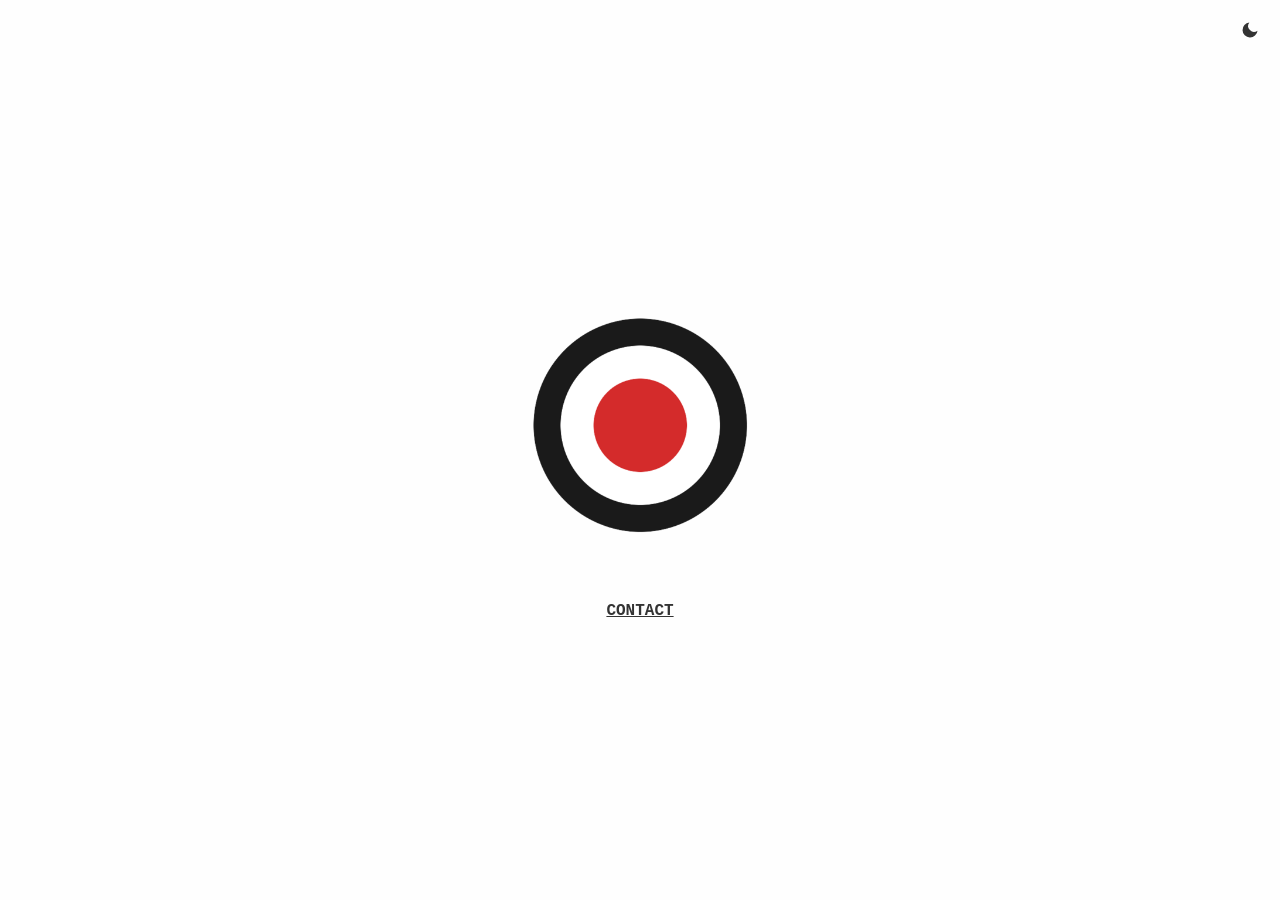
<file: index.html>
<!DOCTYPE html>
<html lang="en">
<head>
    <meta charset="UTF-8">
    <meta name="viewport" content="width=device-width, initial-scale=1.0">
    <title>Red Dot Press</title>
    <meta name="description" content="Red Dot Press, publisher of OFF-THE-RECORD by Anthony Fenech.">
    <link rel="canonical" href="https://reddotbooks.com/">
    <link rel="icon" type="image/png" href="/assets/reddot-logo.png">
    <!-- CRITICAL: Apply theme BEFORE CSS loads to prevent FOUC -->
    <script>
        (function() {
            // Theme (dark/light) — light is the default; dark only if explicitly chosen
            if (localStorage.getItem('reader_theme') === 'dark') {
                document.documentElement.setAttribute('data-theme', 'dark');
            }
        })();
    </script>
    <link rel="stylesheet" href="/css/otr-page.css?v=1">
    <style>
        * { margin: 0; padding: 0; box-sizing: border-box; }
        html { background-color: var(--color-background); }
        body {
            background-color: var(--color-background);
            min-height: 100vh;
            display: flex;
            flex-direction: column;
            align-items: center;
            justify-content: center;
            padding: 24px;
        }
        .logo-link { display: block; line-height: 0; }
        .logo {
            display: block;
            width: clamp(160px, 40vw, 300px);
            max-width: 512px;
            height: auto;
        }
        .contact {
            display: inline-block;
            margin-top: 24px;
            font-family: "Courier New", Courier, monospace;
            font-size: 12pt;
            font-weight: 700;
            text-decoration: underline;
            letter-spacing: normal;
            color: var(--color-text-primary);
        }
    </style>
</head>
<body>
    <header class="site-header">
        <button class="theme-toggle" id="themeToggle" title="Toggle dark mode" aria-label="Toggle dark mode">
            <svg width="20" height="20" viewBox="0 0 24 24" fill="currentColor" stroke="none">
                <path d="M21 12.79A9 9 0 1 1 11.21 3 7 7 0 0 0 21 12.79z"/>
            </svg>
        </button>
    </header>
    <h1>
        <a class="logo-link" href="/off-the-record/">
            <img class="logo" src="/assets/reddot-logo.png" alt="Red Dot Press — OFF-THE-RECORD" width="512" height="512">
        </a>
    </h1>
    <a class="contact" href="mailto:permissions@reddotbooks.com">CONTACT</a>
    <script type="module" src="/js/theme.js?v=1"></script>
</body>
</html>
</file>
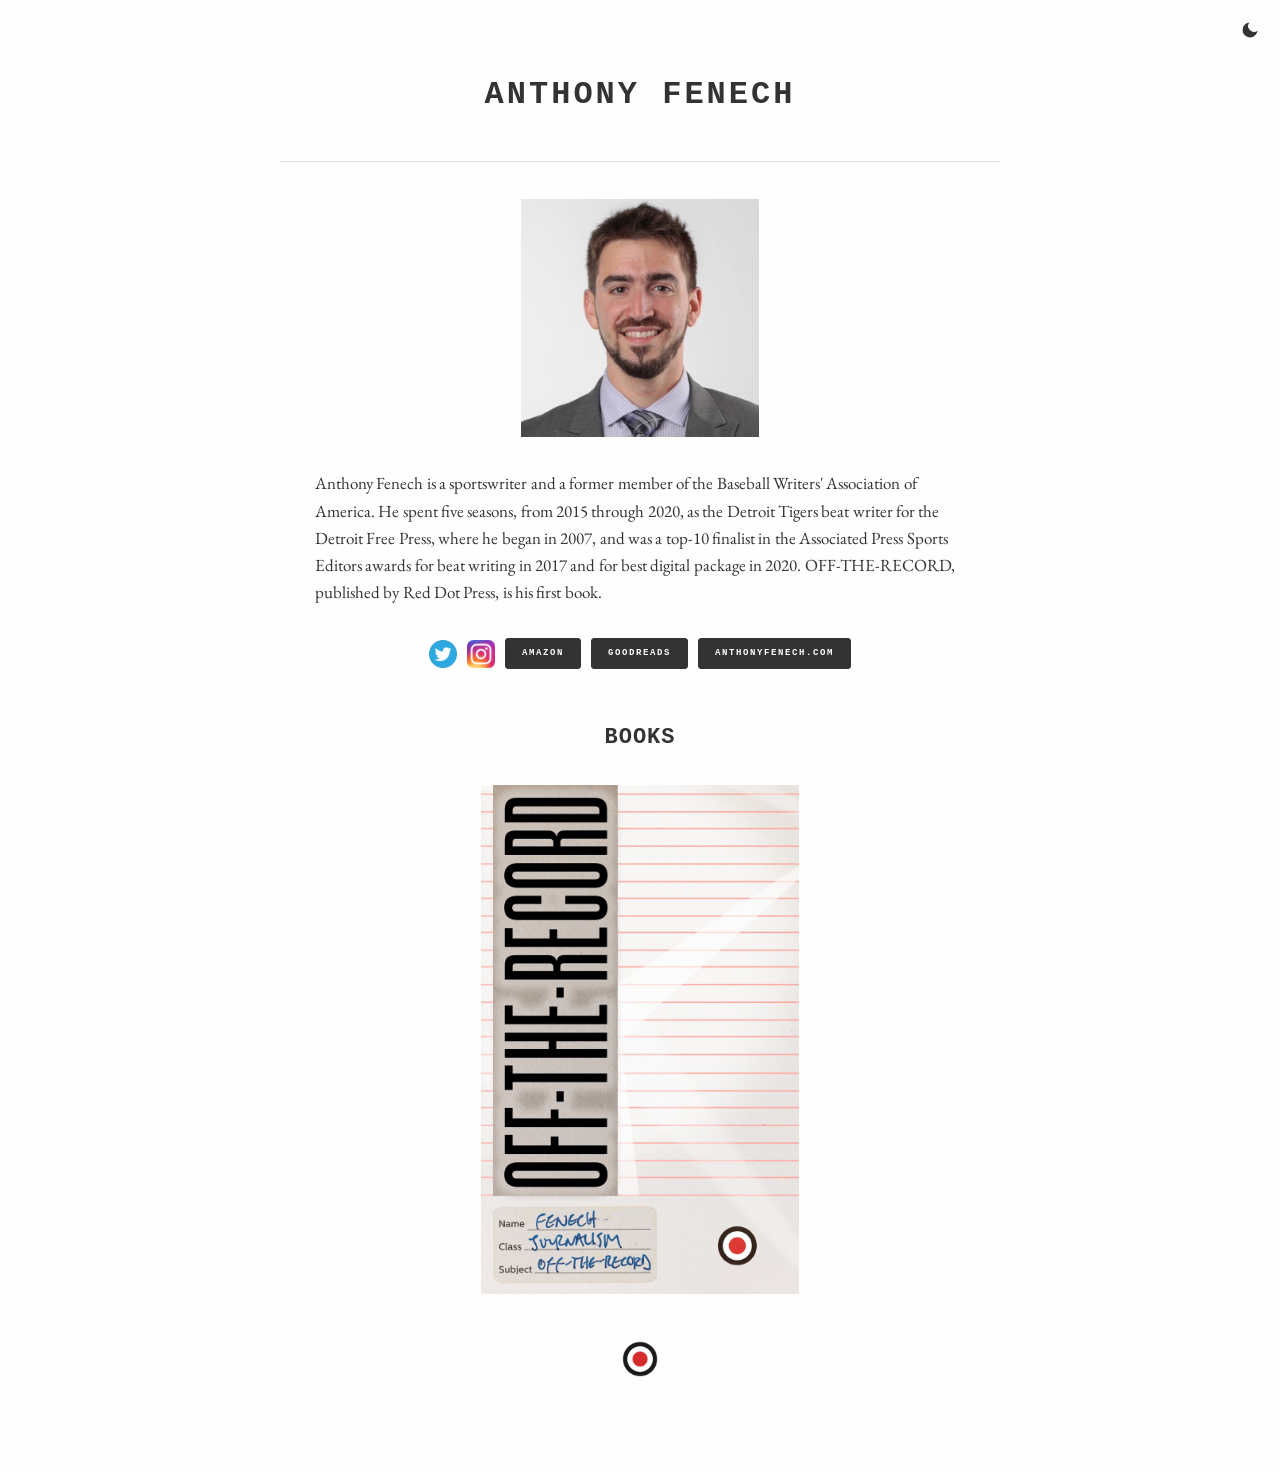
<file: anthony-fenech/index.html>
<!DOCTYPE html>
<html lang="en">
<head>
    <meta charset="UTF-8">
    <meta name="viewport" content="width=device-width, initial-scale=1.0">
    <title>Anthony Fenech — Red Dot Press</title>
    <meta name="description" content="Anthony Fenech, sportswriter and author of OFF-THE-RECORD, published by Red Dot Press.">
    <link rel="canonical" href="https://reddotbooks.com/anthony-fenech/">
    <meta property="og:type" content="profile">
    <meta property="og:url" content="https://reddotbooks.com/anthony-fenech/">
    <meta property="og:title" content="Anthony Fenech — Red Dot Press">
    <meta property="og:description" content="Anthony Fenech, sportswriter and author of OFF-THE-RECORD, published by Red Dot Press.">
    <meta property="og:image" content="https://reddotbooks.com/assets/anthony-fenech.jpg">
    <meta name="twitter:card" content="summary">
    <link rel="icon" type="image/png" href="/assets/reddot-logo.png">
    <!-- CRITICAL: Apply theme BEFORE CSS loads to prevent FOUC -->
    <script>
        (function() {
            // Theme (dark/light) — light is the default; dark only if explicitly chosen
            if (localStorage.getItem('reader_theme') === 'dark') {
                document.documentElement.setAttribute('data-theme', 'dark');
            }
        })();
    </script>
    <link rel="stylesheet" href="/css/otr-page.css?v=1">
</head>
<body>
    <header class="site-header">
        <button class="theme-toggle" id="themeToggle" title="Toggle dark mode" aria-label="Toggle dark mode">
            <svg width="20" height="20" viewBox="0 0 24 24" fill="currentColor" stroke="none">
                <path d="M21 12.79A9 9 0 1 1 11.21 3 7 7 0 0 0 21 12.79z"/>
            </svg>
        </button>
    </header>
    <main class="reader">
        <header class="chapter-header">
            <h1 class="chapter-title">ANTHONY FENECH</h1>
        </header>

        <div class="chapter-body">
            <img class="headshot-image" src="/assets/anthony-fenech.jpg" alt="Anthony Fenech" width="600" height="600">

            <p>Anthony Fenech is a sportswriter and a former member of the Baseball Writers' Association of America. He spent five seasons, from 2015 through 2020, as the Detroit Tigers beat writer for the Detroit Free Press, where he began in 2007, and was a top-10 finalist in the Associated Press Sports Editors awards for beat writing in 2017 and for best digital package in 2020. OFF-THE-RECORD, published by Red Dot Press, is his first book.</p>


            <nav class="link-row">
                <a href="https://x.com/anthonyfenech" class="social-link"><img class="social-icon" src="/assets/icon-twitter.png" alt="X (formerly Twitter)" width="28" height="28"></a>
                <a href="https://www.instagram.com/afen10/" class="social-link"><img class="social-icon" src="/assets/icon-instagram.png" alt="Instagram" width="28" height="28"></a>
                <a href="https://www.amazon.com/stores/author/B0H463D1TS" class="pdf-download-btn">AMAZON</a>
                <a href="https://www.goodreads.com/author/show/70575290.Anthony_Fenech" target="_blank" rel="noopener noreferrer" class="pdf-download-btn" aria-label="Anthony Fenech on Goodreads">GOODREADS</a>
                <a href="https://anthonyfenech.com" class="pdf-download-btn">ANTHONYFENECH.COM</a>
            </nav>

            <h2>Books</h2>
            <a href="/off-the-record/"><img class="cover-image" src="/assets/otr-cover.jpg" alt="OFF-THE-RECORD by Anthony Fenech, cover" width="800" height="1280"></a>

        </div>

        <footer class="site-footer">
            <a href="/"><img src="/assets/reddot-logo.png" alt="Red Dot Press" width="512" height="512"></a>
        </footer>
    </main>

    <script type="application/ld+json">
    {
      "@context": "https://schema.org",
      "@type": "Person",
      "name": "Anthony Fenech",
      "url": "https://anthonyfenech.com",
      "image": "https://reddotbooks.com/assets/anthony-fenech.jpg",
      "jobTitle": "Sportswriter",
      "sameAs": [
        "https://anthonyfenech.com",
        "https://offrecordbook.com",
        "https://x.com/anthonyfenech",
        "https://www.instagram.com/afen10/",
        "https://www.amazon.com/stores/author/B0H463D1TS",
        "https://www.goodreads.com/author/show/70575290.Anthony_Fenech",
        "https://www.wikidata.org/wiki/Q141537982"
      ]
    }
    </script>
    <script type="module" src="/js/theme.js?v=1"></script>
</body>
</html>
</file>
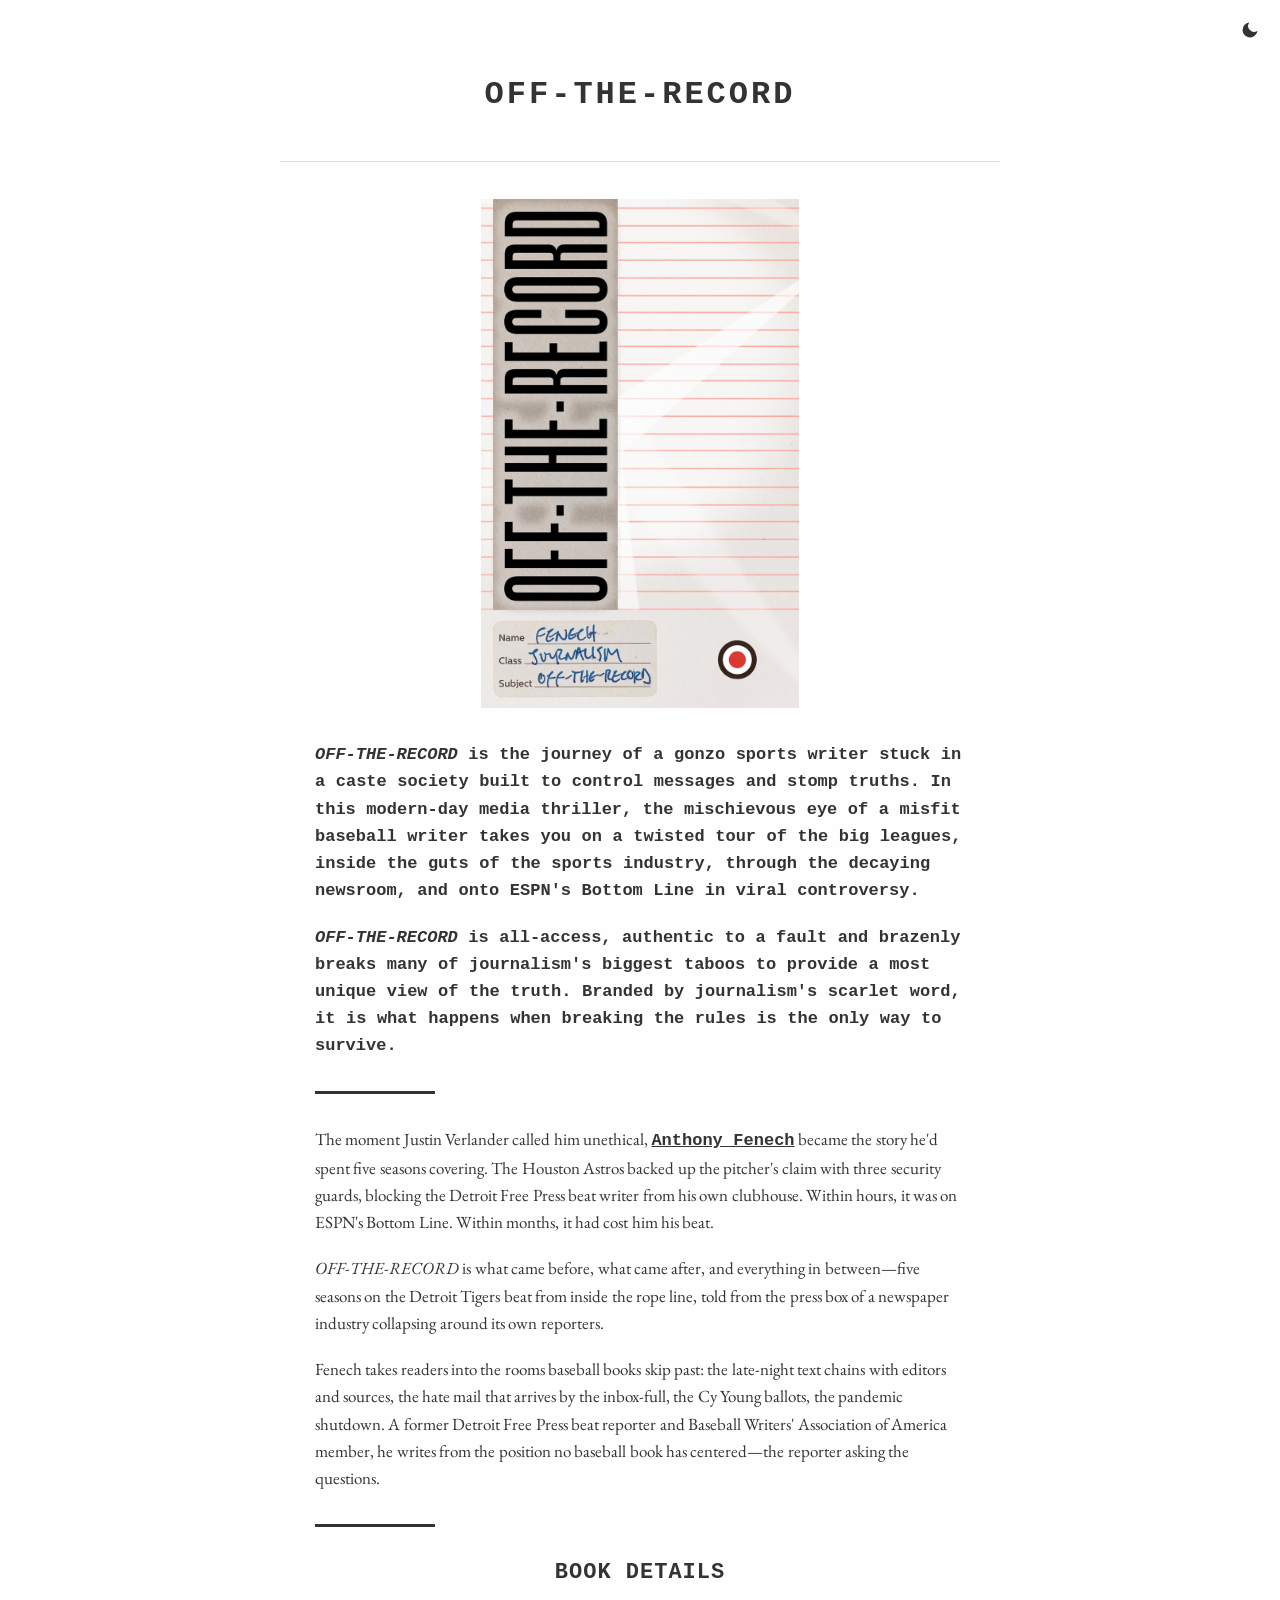
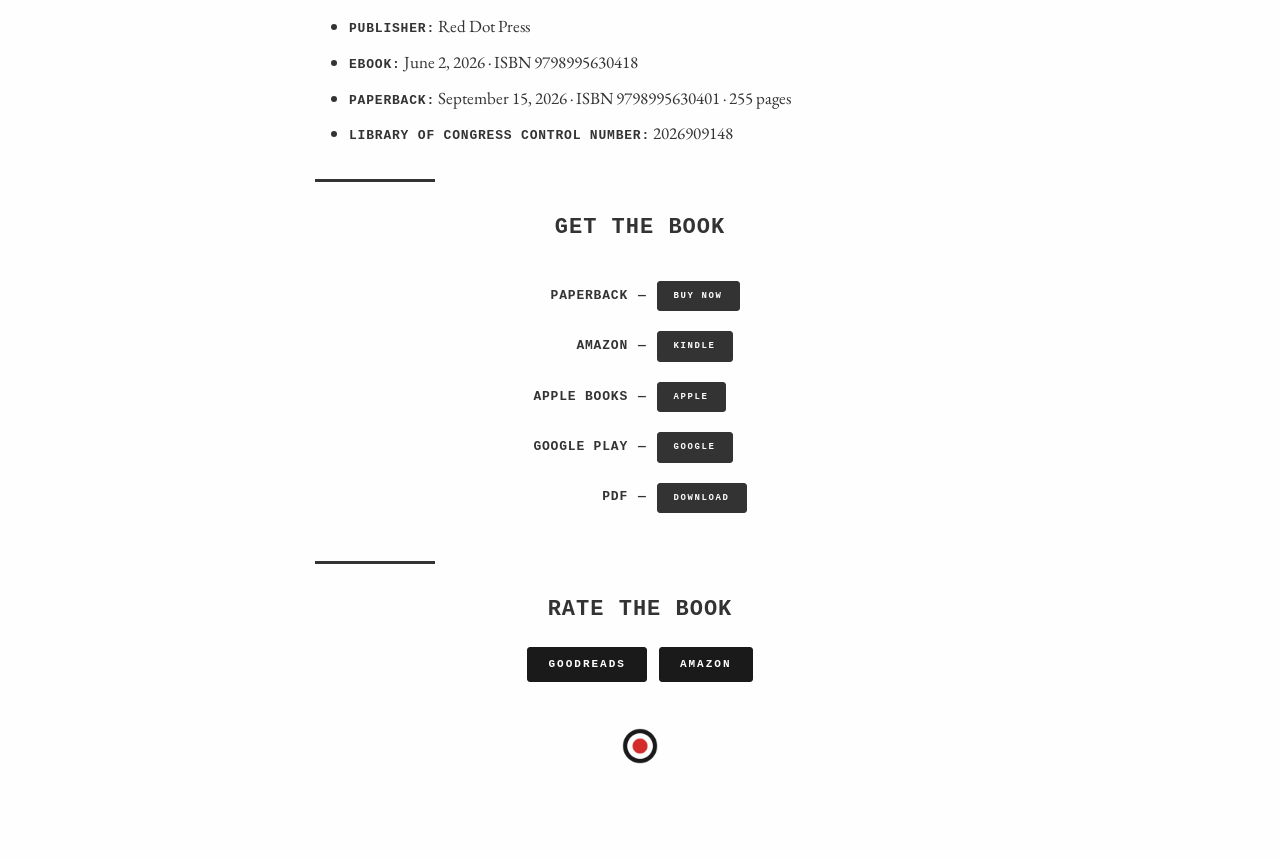
<file: off-the-record/index.html>
<!DOCTYPE html>
<html lang="en">
<head>
    <meta charset="UTF-8">
    <meta name="viewport" content="width=device-width, initial-scale=1.0">
    <title>OFF-THE-RECORD by Anthony Fenech — Red Dot Press</title>
    <meta name="description" content="OFF-THE-RECORD by Anthony Fenech: five seasons covering the Detroit Tigers for the Detroit Free Press. Published by Red Dot Press.">
    <link rel="canonical" href="https://reddotbooks.com/off-the-record/">
    <meta property="og:type" content="book">
    <meta property="og:url" content="https://reddotbooks.com/off-the-record/">
    <meta property="og:title" content="OFF-THE-RECORD by Anthony Fenech — Red Dot Press">
    <meta property="og:description" content="OFF-THE-RECORD by Anthony Fenech: five seasons covering the Detroit Tigers for the Detroit Free Press. Published by Red Dot Press.">
    <meta property="og:image" content="https://reddotbooks.com/assets/otr-cover.jpg">
    <meta name="twitter:card" content="summary">
    <link rel="icon" type="image/png" href="/assets/reddot-logo.png">
    <!-- CRITICAL: Apply theme BEFORE CSS loads to prevent FOUC -->
    <script>
        (function() {
            // Theme (dark/light) — light is the default; dark only if explicitly chosen
            if (localStorage.getItem('reader_theme') === 'dark') {
                document.documentElement.setAttribute('data-theme', 'dark');
            }
        })();
    </script>
    <link rel="stylesheet" href="/css/otr-page.css?v=4">
</head>
<body>
    <header class="site-header">
        <button class="theme-toggle" id="themeToggle" title="Toggle dark mode" aria-label="Toggle dark mode">
            <svg width="20" height="20" viewBox="0 0 24 24" fill="currentColor" stroke="none">
                <path d="M21 12.79A9 9 0 1 1 11.21 3 7 7 0 0 0 21 12.79z"/>
            </svg>
        </button>
    </header>
    <main class="reader">
        <header class="chapter-header">
            <h1 class="chapter-title">OFF-THE-RECORD</h1>
        </header>

        <div class="chapter-body">
            <img class="cover-image" src="/assets/otr-cover.jpg" alt="OFF-THE-RECORD by Anthony Fenech, cover" width="800" height="1280">

            <div class="blurb">
                <p><em>OFF-THE-RECORD</em> is the journey of a gonzo sports writer stuck in a caste society built to control messages and stomp truths. In this modern-day media thriller, the mischievous eye of a misfit baseball writer takes you on a twisted tour of the big leagues, inside the guts of the sports industry, through the decaying newsroom, and onto ESPN's Bottom Line in viral controversy.</p>

                <p><em>OFF-THE-RECORD</em> is all-access, authentic to a fault and brazenly breaks many of journalism's biggest taboos to provide a most unique view of the truth. Branded by journalism's scarlet word, it is what happens when breaking the rules is the only way to survive.</p>
            </div>

            <hr class="blurb-rule">

            <p>The moment Justin Verlander called him unethical, <a class="author-link" href="/anthony-fenech/">Anthony Fenech</a> became the story he'd spent five seasons covering. The Houston Astros backed up the pitcher's claim with three security guards, blocking the Detroit Free Press beat writer from his own clubhouse. Within hours, it was on ESPN's Bottom Line. Within months, it had cost him his beat.</p>

            <p><em>OFF-THE-RECORD</em> is what came before, what came after, and everything in between—five seasons on the Detroit Tigers beat from inside the rope line, told from the press box of a newspaper industry collapsing around its own reporters.</p>

            <p>Fenech takes readers into the rooms baseball books skip past: the late-night text chains with editors and sources, the hate mail that arrives by the inbox-full, the Cy Young ballots, the pandemic shutdown. A former Detroit Free Press beat reporter and Baseball Writers' Association of America member, he writes from the position no baseball book has centered—the reporter asking the questions.</p>

            <hr class="blurb-rule">

            <h2>Book details</h2>
            <ul>
                <li><span class="detail-label">PUBLISHER:</span> Red Dot Press</li>
                <li><span class="detail-label">EBOOK:</span> June 2, 2026 · ISBN 9798995630418</li>
                <li><span class="detail-label">PAPERBACK:</span> September 15, 2026 · ISBN 9798995630401 · 255 pages</li>
                <li><span class="detail-label">LIBRARY OF CONGRESS CONTROL NUMBER:</span> 2026909148</li>
            </ul>

            <hr class="blurb-rule">

            <h2>Get the book</h2>
            <nav class="format-menu">
                <div class="format-item">
                    <span class="format-name">PAPERBACK</span>
                    <span class="format-dash">—</span>
                    <a href="https://www.amazon.com/OFF-RECORD-Anthony-Fenech/dp/B0HJW85Y4J/" class="pdf-download-btn">BUY NOW</a>
                </div>
                <div class="format-item">
                    <span class="format-name">AMAZON</span>
                    <span class="format-dash">—</span>
                    <a href="https://www.amazon.com/dp/B0H3QQYNWQ" class="pdf-download-btn">KINDLE</a>
                </div>
                <div class="format-item">
                    <span class="format-name">APPLE BOOKS</span>
                    <span class="format-dash">—</span>
                    <a href="https://books.apple.com/us/book/off-the-record/id6780296109" class="pdf-download-btn">APPLE</a>
                </div>
                <div class="format-item">
                    <span class="format-name">GOOGLE PLAY</span>
                    <span class="format-dash">—</span>
                    <a href="https://play.google.com/store/books/details?id=Xg_nEQAAQBAJ" class="pdf-download-btn">GOOGLE</a>
                </div>
                <div class="format-item">
                    <span class="format-name">PDF</span>
                    <span class="format-dash">—</span>
                    <a href="https://offrecordbook.com" class="pdf-download-btn">DOWNLOAD</a>
                </div>
            </nav>

            <hr class="blurb-rule">

            <h2>Rate the book</h2>
            <nav class="rate-the-book-btns">
                <a href="https://www.goodreads.com/review/edit/252999523" target="_blank" rel="noopener noreferrer" class="rate-btn" aria-label="Rate OFF-THE-RECORD on Goodreads">GOODREADS</a>
                <a href="https://www.amazon.com/review/create-review?asin=B0HJW85Y4J" target="_blank" rel="noopener noreferrer" class="rate-btn" aria-label="Rate OFF-THE-RECORD on Amazon">AMAZON</a>
            </nav>

        </div>

        <footer class="site-footer">
            <a href="/"><img src="/assets/reddot-logo.png" alt="Red Dot Press" width="512" height="512"></a>
        </footer>
    </main>

    <script type="application/ld+json">
    {
      "@context": "https://schema.org",
      "@type": "Book",
      "name": "OFF-THE-RECORD",
      "url": "https://reddotbooks.com/off-the-record/",
      "image": "https://reddotbooks.com/assets/otr-cover.jpg",
      "description": "The moment Justin Verlander called him unethical, Anthony Fenech became the story he'd spent five seasons covering.",
      "author": {
        "@type": "Person",
        "name": "Anthony Fenech",
        "url": "https://anthonyfenech.com"
      },
      "publisher": {
        "@type": "Organization",
        "name": "Red Dot Press",
        "url": "https://reddotbooks.com/",
        "sameAs": ["https://www.wikidata.org/wiki/Q141538085"]
      },
      "sameAs": [
        "https://offrecordbook.com",
        "https://www.amazon.com/OFF-RECORD-Anthony-Fenech/dp/B0HJW85Y4J/",
        "https://www.amazon.com/dp/B0H3QQYNWQ",
        "https://books.apple.com/us/book/off-the-record/id6780296109",
        "https://play.google.com/store/books/details?id=Xg_nEQAAQBAJ",
        "https://www.goodreads.com/book/show/252999523-off-the-record",
        "https://www.wikidata.org/wiki/Q141537809"
      ],
      "workExample": [
        {
          "@type": "Book",
          "bookFormat": "https://schema.org/EBook",
          "isbn": "9798995630418",
          "datePublished": "2026-06-02",
          "url": "https://www.amazon.com/dp/B0H3QQYNWQ"
        },
        {
          "@type": "Book",
          "bookFormat": "https://schema.org/Paperback",
          "isbn": "9798995630401",
          "datePublished": "2026-09-15",
          "numberOfPages": 255,
          "url": "https://www.amazon.com/OFF-RECORD-Anthony-Fenech/dp/B0HJW85Y4J/"
        }
      ]
    }
    </script>
    <script type="module" src="/js/theme.js?v=1"></script>
</body>
</html>
</file>
<file: css/otr-page.css>
/* ============================================
   OTR Page — static pages on reddotbooks.com
   Reproduces the OFF-THE-RECORD chapter look.
   Dark mode follows the device setting.
   ============================================ */

/* ---- Fonts: self-hosted EB Garamond ---- */
@font-face {
    font-family: 'EB Garamond';
    font-style: normal;
    font-weight: 400;
    font-display: swap;
    src: url('/fonts/eb-garamond-regular.woff2') format('woff2');
}

@font-face {
    font-family: 'EB Garamond';
    font-style: italic;
    font-weight: 400;
    font-display: swap;
    src: url('/fonts/eb-garamond-italic.woff2') format('woff2');
}

/* ---- Light mode (default) ---- */
:root {
    --color-text-primary: #333;
    --color-text-secondary: #666;
    --color-text-tertiary: #999;
    --color-background: #fefefe;
    --color-border: #ddd;
    --color-link: #0066cc;
    --color-link-hover: #0044aa;
    --color-accent-red: #cc0000;
    --color-image-border: transparent;

    --font-mono: 'Courier New', Courier, monospace;
    --font-serif: 'EB Garamond', 'Times New Roman', Times, Georgia, serif;

    --font-size-sm: 0.875rem;
    --font-size-reader: 1.0625rem;

    --letter-spacing-tight: 1px;
    --letter-spacing-wide: 3px;

    --space-sm: 0.5rem;
    --space-lg: 1.25rem;
    --space-xl: 2rem;
    --space-2xl: 2.5rem;

    --max-width-reader: 800px;
    --padding-mobile: 1.25rem;
    --padding-tablet: 2.5rem;
}

/* ---- Dark mode (toggle-driven, matches offrecordbook.com) ---- */
[data-theme="dark"] {
    --color-text-primary: #e0e0e0;
    --color-text-secondary: #aaaaaa;
    --color-text-tertiary: #777777;
    --color-background: #1a1a1a;
    --color-border: #444444;
    --color-link: #6db3f2;
    --color-link-hover: #9dcbf7;
    --color-accent-red: #cc0000;
    --color-image-border: #444444;
}

/* ---- Reset ---- */
* { margin: 0; padding: 0; box-sizing: border-box; }

html { background-color: var(--color-background); }

body {
    font-family: var(--font-mono);
    font-size: 1.125rem;
    line-height: 1.6;
    color: var(--color-text-primary);
    background-color: var(--color-background);
    -webkit-font-smoothing: antialiased;
    -moz-osx-font-smoothing: grayscale;
    text-rendering: optimizeLegibility;
    min-height: 100vh;
}

/* ---- Reader container ---- */
.reader {
    width: 100%;
    max-width: var(--max-width-reader);
    margin: 0 auto;
    padding: var(--padding-mobile);
    background-color: var(--color-background);
}

@media (min-width: 600px) {
    .reader { padding: var(--padding-tablet); }
}

/* ---- Chapter header ---- */
.chapter-header {
    margin-top: 2em;
    margin-bottom: 2em;
    padding-bottom: 1.5em;
    border-bottom: 1px solid var(--color-border);
}

.chapter-title {
    font-family: var(--font-mono);
    font-size: 28px;
    line-height: 1.2;
    font-weight: bold;
    color: var(--color-text-primary);
    margin-bottom: var(--space-lg);
    text-transform: uppercase;
    letter-spacing: var(--letter-spacing-wide);
    text-align: center;
}

/* ---- Chapter body ---- */
.chapter-body {
    font-family: var(--font-serif);
    font-size: var(--font-size-reader);
    line-height: 1.6;
    color: var(--color-text-primary);
    text-align: left;
    max-width: 650px;
    margin: var(--space-lg) auto var(--space-2xl) auto;
}

.chapter-body p {
    margin-top: 0;
    margin-bottom: 1.2rem;
    text-indent: 0;
    word-spacing: 0.02em;
}

.chapter-body em { font-style: italic; }
.chapter-body strong { font-weight: 600; }

.chapter-body h2 {
    font-family: var(--font-mono);
    font-size: 1.375rem;
    font-weight: bold;
    margin: 2.5em 0 1em 0;
    color: var(--color-text-primary);
    line-height: 1.3;
    text-transform: uppercase;
    letter-spacing: 1px;
}

.chapter-body ul {
    margin: 1.5em 0;
    padding-left: 2em;
}

.chapter-body li {
    margin-bottom: 0.5em;
    line-height: 1.6;
}

/* ---- Blurb: bold Courier, upright (back-cover styling) ---- */
.chapter-body .blurb p {
    font-family: var(--font-mono);
    font-weight: bold;
    font-style: normal;
    font-size: 1.0625rem;
    line-height: 1.6;
}

/* ---- Links ---- */
.chapter-body a {
    color: var(--color-link);
    text-decoration: underline;
}

.chapter-body a:hover,
.chapter-body a:focus {
    color: var(--color-link-hover);
}

/* ---- Images ---- */
.cover-image,
.headshot-image {
    display: block;
    height: auto;
    margin: var(--space-xl) auto;
    border: 1px solid var(--color-image-border);
}

.cover-image {
    width: 100%;
    max-width: 320px;
}

.headshot-image {
    width: 100%;
    max-width: 240px;
}

/* ---- Site footer logo ---- */
.site-footer {
    text-align: center;
    margin-top: var(--space-2xl);
    padding-bottom: var(--space-2xl);
}

.site-footer a { display: inline-block; line-height: 0; }

.site-footer img {
    display: block;
    width: 48px;
    height: auto;
}

/* ---- Responsive type ---- */
@media (max-width: 599px) {
    .chapter-title { font-size: 26px; }
    .chapter-body { max-width: 100%; }
    .chapter-body h2 { font-size: 1.25rem; }
}

@media (min-width: 600px) {
    .chapter-title { font-size: 32px; }
}

/* ---- Theme toggle (copied from offrecordbook.com) ---- */
.site-header {
    position: absolute;
    top: 0;
    right: 0;
    padding: var(--space-sm);
    z-index: 10;
}

.theme-toggle {
    display: flex;
    align-items: center;
    justify-content: center;
    width: 44px;
    height: 44px;
    background: transparent;
    border: none;
    cursor: pointer;
    transition: opacity 0.15s ease;
    color: var(--color-text-primary);
}

.theme-toggle:hover { opacity: 0.7; }

/* ---- Store menu (copied from offrecordbook.com downloadpage.html,
       scaled to ~82% and re-pointed at this page's theme variables) ---- */
.format-menu {
    display: grid;
    grid-template-columns: max-content max-content max-content;
    column-gap: 10px;        /* source 12px */
    row-gap: 20px;           /* source 24px */
    justify-content: center;
    align-items: center;
    width: fit-content;
    margin: 0 auto;
    padding: 16px 0;         /* source 20px 0 */
}

.format-item {
    display: contents;
    font-family: var(--font-mono);
    font-size: 0.8125rem;    /* source 1rem */
    font-weight: bold;
    text-transform: uppercase;
    letter-spacing: 0.8px;   /* source 1px */
    text-decoration: none;
    color: var(--color-text-primary);
    -webkit-tap-highlight-color: transparent;
}

.format-name { text-align: right; }
.format-dash { text-align: center; }
.format-menu .pdf-download-btn { justify-self: start; }

.pdf-download-btn {
    padding: 7px 16px;       /* source 8px 20px */
    font-family: var(--font-mono);
    font-size: 9px;          /* source 11px */
    font-weight: bold;
    text-transform: uppercase;
    letter-spacing: 1.6px;   /* source 2px */
    background: var(--color-text-primary);
    color: var(--color-background);
    border: 1px solid var(--color-text-primary);
    border-radius: 3px;
    text-decoration: none;
    white-space: nowrap;
}

[data-theme="dark"] .pdf-download-btn {
    background: var(--color-background);
    color: var(--color-text-primary);
    border: 1px solid var(--color-text-primary);
}

/* Mobile - larger tap targets */
@media (max-width: 599px) {
    .format-menu {
        row-gap: 23px;       /* source 28px */
    }
}

/* ---- Button row (author page): reuses .pdf-download-btn for the look,
       in a centred flex row that wraps instead of overflowing.
       Deliberately NOT inside .format-menu, so the grid's
       justify-self: start does not apply. ---- */
.link-row {
    display: flex;
    flex-wrap: wrap;
    justify-content: center;
    align-items: center;
    gap: 10px;
    margin: var(--space-xl) 0;
}

/* Visible keyboard focus for the store buttons and the author row */
.pdf-download-btn:focus-visible {
    outline: 2px solid var(--color-text-primary);
    outline-offset: 2px;
}

[data-theme="dark"] .pdf-download-btn:focus-visible {
    outline: 2px solid var(--color-text-primary);
}

/* ---- RATE THE BOOK buttons. Own class so the deliberately downsized
       .pdf-download-btn above is untouched; these carry the OFF-THE-RECORD
       guestbook's full-size values, measured from guestbook.html:122-135.
       Rendering larger than the store buttons is intended. ---- */
.rate-btn {
    padding: 8px 20px;
    font-family: 'Courier New', monospace;
    font-size: 11px;
    font-weight: bold;
    text-transform: uppercase;
    letter-spacing: 2px;
    background: #1A1A1A;
    color: #fff;
    border: 1px solid #1A1A1A;
    border-radius: 3px;
    text-decoration: none;
    white-space: nowrap;
}

/* Same anchor-state guard the store buttons use, so .chapter-body a
   cannot recolour or underline these. The guestbook has no hover rule,
   so every state matches the base. */
a.rate-btn,
a.rate-btn:link,
a.rate-btn:visited,
a.rate-btn:hover,
a.rate-btn:focus,
a.rate-btn:active {
    color: #fff;
    text-decoration: none;
    text-align: center;
}

/* Dark mode: follow how this site's other buttons behave, not the
   guestbook's fixed #242424. */
[data-theme="dark"] .rate-btn {
    background: var(--color-background);
    color: var(--color-text-primary);
    border: 1px solid var(--color-text-primary);
}

[data-theme="dark"] a.rate-btn,
[data-theme="dark"] a.rate-btn:link,
[data-theme="dark"] a.rate-btn:visited,
[data-theme="dark"] a.rate-btn:hover,
[data-theme="dark"] a.rate-btn:focus,
[data-theme="dark"] a.rate-btn:active {
    color: var(--color-text-primary);
    text-decoration: none;
}

.rate-btn:focus-visible {
    outline: 2px solid var(--color-text-primary);
    outline-offset: 2px;
}

[data-theme="dark"] .rate-btn:focus-visible {
    outline: 2px solid var(--color-text-primary);
}

/* Centred row, the guestbook's 12px gap. Wraps rather than overflowing. */
.rate-the-book-btns {
    display: flex;
    flex-wrap: wrap;
    justify-content: center;
    align-items: center;
    gap: 12px;
}

/* ---- Button text: beat .chapter-body a (0,1,1) with a.pdf-download-btn
       (0,1,1, later in source) and .chapter-body a:hover/:focus (0,2,1)
       with a.pdf-download-btn:hover/:focus (0,2,1, later in source).
       No !important needed. ---- */
a.pdf-download-btn,
a.pdf-download-btn:link,
a.pdf-download-btn:visited,
a.pdf-download-btn:hover,
a.pdf-download-btn:focus,
a.pdf-download-btn:active {
    color: var(--color-background);
    text-decoration: none;
    text-align: center;
}

[data-theme="dark"] a.pdf-download-btn,
[data-theme="dark"] a.pdf-download-btn:link,
[data-theme="dark"] a.pdf-download-btn:visited,
[data-theme="dark"] a.pdf-download-btn:hover,
[data-theme="dark"] a.pdf-download-btn:focus,
[data-theme="dark"] a.pdf-download-btn:active {
    color: var(--color-text-primary);
    text-decoration: none;
}

/* ---- Section subheads centered to match the page title and the
       centered store grid (applies to both content pages) ---- */
.chapter-body h2 {
    text-align: center;
}

/* ---- BOOK DETAILS labels: match the GET THE BOOK store labels
       (.format-item). Size rule: .format-item is 0.8125rem (13px),
       which is >= 12px, so its size is used as-is. Letter-spacing rule:
       0.8px is not above 1px, so it is carried over unhalved.
       No color, no text-transform (capitals are in the markup). ---- */
.detail-label {
    font-family: var(--font-mono);
    font-weight: bold;
    letter-spacing: 0.8px;
    font-size: 0.8125rem;
}

/* ---- Social logo row (author page) ----
       .social-icon sets display size only; the PNGs keep their own colours.
       28px matches .pdf-download-btn's computed height (~28px:
       9px text x1.2 + 7px padding x2 + 1px border x2). ---- */
.social-icon {
    display: block;
    width: 28px;
    height: auto;
}

/* Beat .chapter-body a (0,1,1) — a.social-link is (0,1,1) and later in
   source, so it wins the tie. Covers every link state. */
a.social-link,
a.social-link:link,
a.social-link:visited,
a.social-link:hover,
a.social-link:focus,
a.social-link:active {
    text-decoration: none;
    color: inherit;
    display: inline-block;
    line-height: 0;
}

@media (max-width: 599px) {
    .social-icon {
        width: 26px;
    }
}

/* ---- Back-cover divider between the blurb and the description.
       margin-left is set to 0 explicitly to override the browser's
       default margin-inline: auto, which would centre the <hr>. ---- */
.blurb-rule {
    border: none;
    height: 3px;
    width: 120px;
    background: var(--color-text-primary);
    margin: 2rem auto 2rem 0;
}

/* A section rule sits directly above these three headers. The header's own
   2.5em top margin would collapse through and widen the gap, so it is zeroed
   only when a rule immediately precedes it — the rule's 2rem bottom margin
   then sets the gap, matching the original rule above the opening paragraph. */
.chapter-body hr.blurb-rule + h2 {
    margin-top: 0;
}

/* ---- In-text author link ---- */
.chapter-body a.author-link {
    font-family: var(--font-mono);
    font-weight: bold;
    font-size: inherit;
}

/* The link takes the paragraph's own text colour in every state — the same
   variable .chapter-body sets — so dark mode follows automatically. */
.chapter-body a.author-link,
.chapter-body a.author-link:link,
.chapter-body a.author-link:visited,
.chapter-body a.author-link:hover,
.chapter-body a.author-link:focus,
.chapter-body a.author-link:active {
    color: var(--color-text-primary);
    text-decoration: underline;
    font-family: var(--font-mono);
    font-weight: bold;
    font-size: inherit;
}

.chapter-body a.author-link:focus-visible {
    outline: 2px solid var(--color-text-primary);
    outline-offset: 2px;
}
</file>
